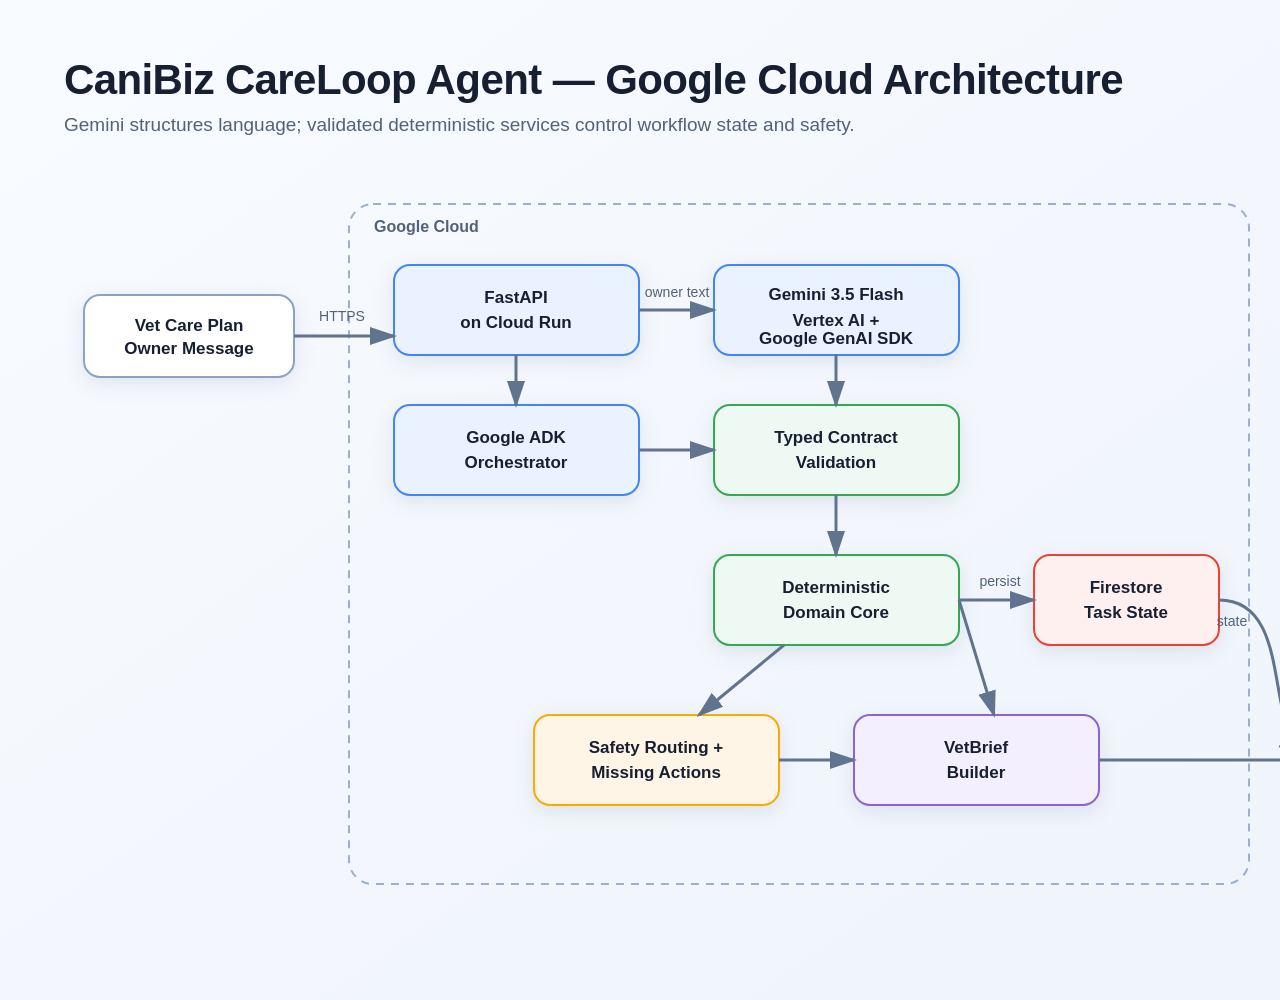
<file: docs/architecture.html>
<!doctype html>
<html lang="en">
<meta charset="utf-8">
<title>CareLoop Architecture</title>
<style>
  * { box-sizing: border-box; }
  body { margin: 0; background: #f5f7fb; font-family: "Segoe UI", Arial, sans-serif; color: #172033; }
  .canvas { width: 1600px; height: 1000px; padding: 56px 64px; background: linear-gradient(145deg,#f8fbff,#eef3fb); }
  h1 { margin: 0; font-size: 42px; letter-spacing: -.6px; }
  .sub { margin: 10px 0 34px; color: #52627a; font-size: 19px; }
  svg { width: 1472px; height: 820px; overflow: visible; }
  .node rect { fill: #fff; stroke: #8ba2c8; stroke-width: 2; rx: 16; filter: drop-shadow(0 6px 10px rgba(29,49,83,.10)); }
  .node text { font-size: 17px; font-weight: 650; text-anchor: middle; dominant-baseline: middle; fill: #172033; }
  .google rect { fill: #eaf2ff; stroke: #4285f4; }
  .domain rect { fill: #edf9f2; stroke: #34a853; }
  .safety rect { fill: #fff5e6; stroke: #f9ab00; }
  .output rect { fill: #f4efff; stroke: #8e63ce; }
  .store rect { fill: #fff0f0; stroke: #ea4335; }
  .arrow { stroke: #60738f; stroke-width: 3; fill: none; marker-end: url(#arrow); }
  .label { font-size: 14px; fill: #52627a; text-anchor: middle; }
  .boundary { fill: none; stroke: #9cb0cc; stroke-width: 2; stroke-dasharray: 8 7; rx: 24; }
  .boundary-label { font-size: 16px; font-weight: 700; fill: #52627a; }
</style>
<body>
<main class="canvas">
  <h1>CaniBiz CareLoop Agent — Google Cloud Architecture</h1>
  <p class="sub">Gemini structures language; validated deterministic services control workflow state and safety.</p>
  <svg viewBox="0 0 1472 820" role="img" aria-label="CareLoop architecture diagram">
    <defs><marker id="arrow" markerWidth="10" markerHeight="10" refX="8" refY="3" orient="auto"><path d="M0,0 L0,6 L9,3 z" fill="#60738f"/></marker></defs>
    <rect class="boundary" x="285" y="34" width="900" height="680"/>
    <text class="boundary-label" x="310" y="62">Google Cloud</text>

    <g class="node" transform="translate(20 125)"><rect width="210" height="82"/><text x="105" y="32">Vet Care Plan</text><text x="105" y="55">Owner Message</text></g>
    <g class="node google" transform="translate(330 95)"><rect width="245" height="90"/><text x="122" y="34">FastAPI</text><text x="122" y="59">on Cloud Run</text></g>
    <g class="node google" transform="translate(330 235)"><rect width="245" height="90"/><text x="122" y="34">Google ADK</text><text x="122" y="59">Orchestrator</text></g>
    <g class="node google" transform="translate(650 95)"><rect width="245" height="90"/><text x="122" y="31">Gemini 3.5 Flash</text><text x="122" y="57">Vertex AI +</text><text x="122" y="75">Google GenAI SDK</text></g>
    <g class="node domain" transform="translate(650 235)"><rect width="245" height="90"/><text x="122" y="34">Typed Contract</text><text x="122" y="59">Validation</text></g>
    <g class="node domain" transform="translate(650 385)"><rect width="245" height="90"/><text x="122" y="34">Deterministic</text><text x="122" y="59">Domain Core</text></g>
    <g class="node store" transform="translate(970 385)"><rect width="185" height="90"/><text x="92" y="34">Firestore</text><text x="92" y="59">Task State</text></g>
    <g class="node safety" transform="translate(470 545)"><rect width="245" height="90"/><text x="122" y="34">Safety Routing +</text><text x="122" y="59">Missing Actions</text></g>
    <g class="node output" transform="translate(790 545)"><rect width="245" height="90"/><text x="122" y="34">VetBrief</text><text x="122" y="59">Builder</text></g>
    <g class="node" transform="translate(1240 520)"><rect width="205" height="120"/><text x="102" y="33">Outputs</text><text x="102" y="61">Follow-up Action</text><text x="102" y="88">Professional Brief</text></g>

    <path class="arrow" d="M230 166 H330"/>
    <path class="arrow" d="M452 185 V235"/>
    <path class="arrow" d="M575 140 H650"/>
    <path class="arrow" d="M772 185 V235"/>
    <path class="arrow" d="M575 280 H650"/>
    <path class="arrow" d="M772 325 V385"/>
    <path class="arrow" d="M895 430 H970"/>
    <path class="arrow" d="M720 475 L635 545"/>
    <path class="arrow" d="M895 430 L930 545"/>
    <path class="arrow" d="M715 590 H790"/>
    <path class="arrow" d="M1035 590 H1240"/>
    <path class="arrow" d="M1155 430 C1230 430 1200 560 1240 580"/>

    <text class="label" x="278" y="151">HTTPS</text>
    <text class="label" x="613" y="127">owner text</text>
    <text class="label" x="936" y="416">persist</text>
    <text class="label" x="1168" y="456">state</text>
  </svg>
</main>
</body>
</html>
</file>
